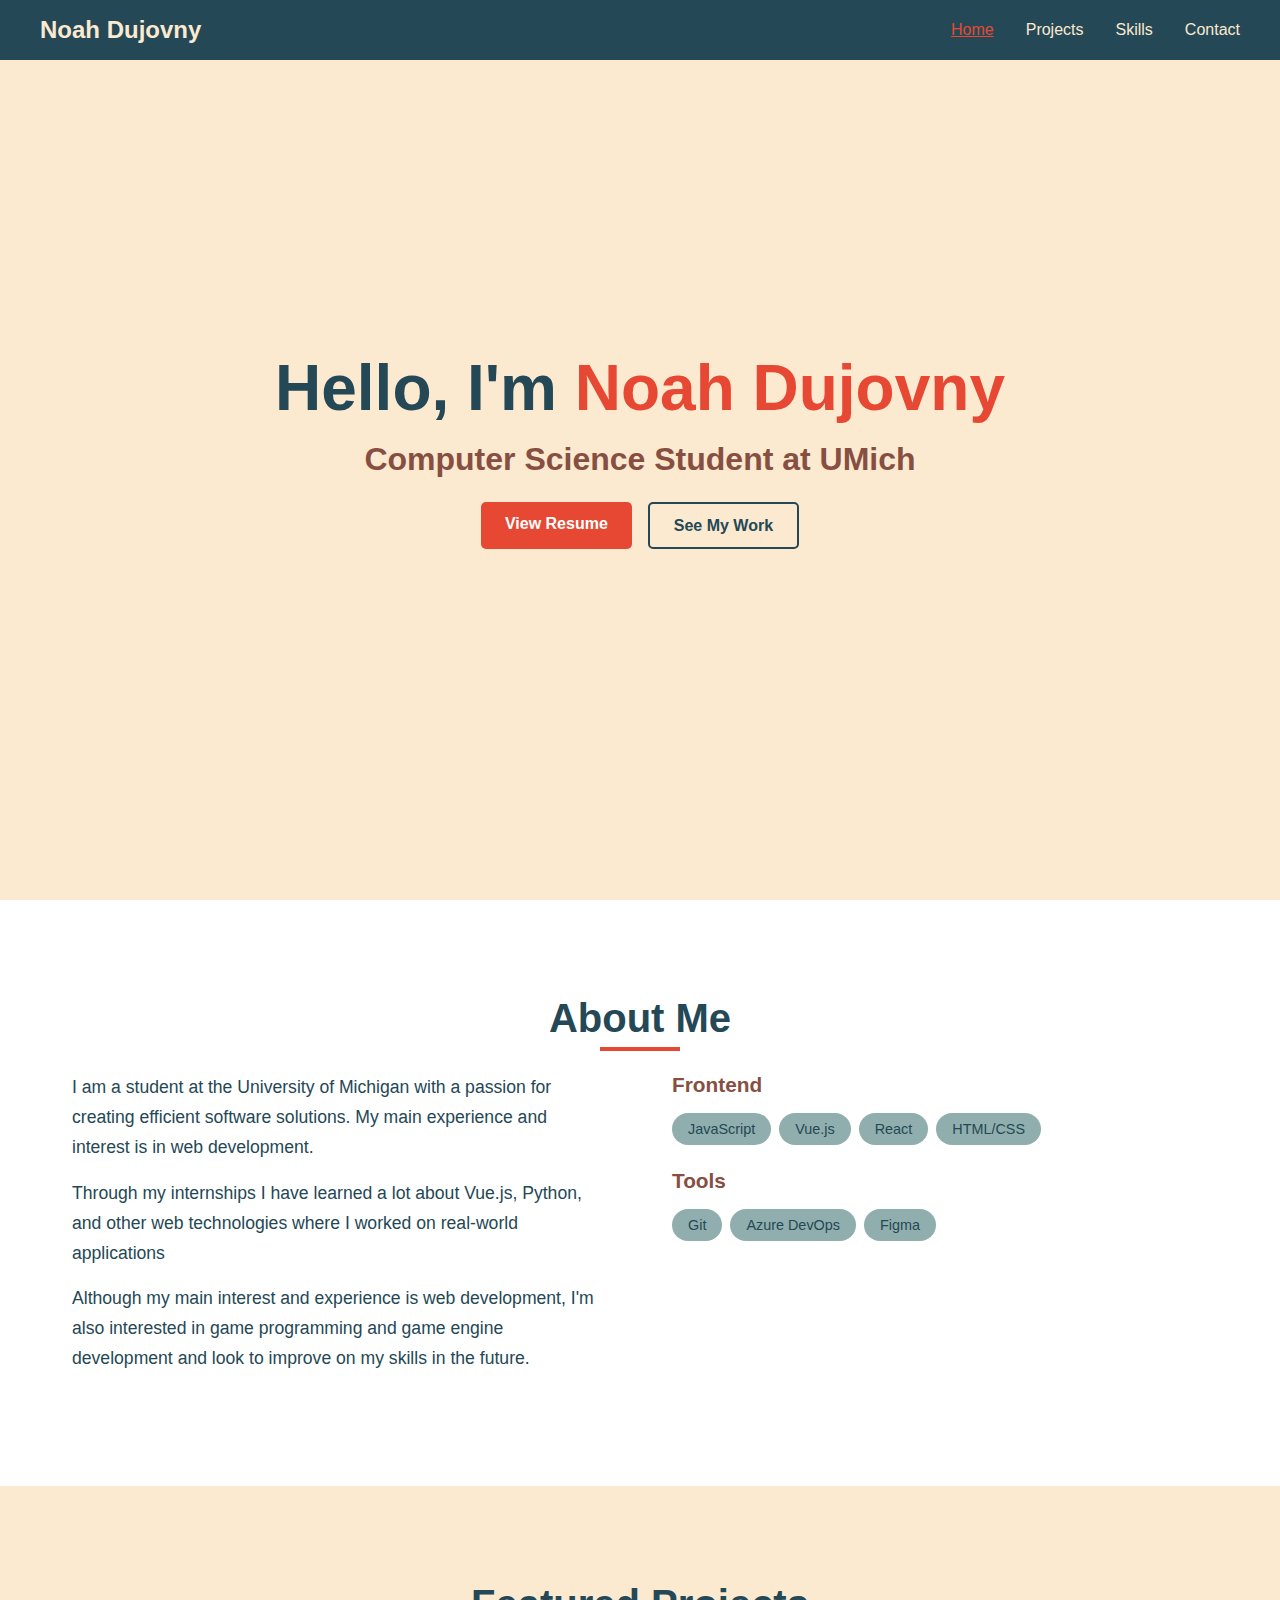
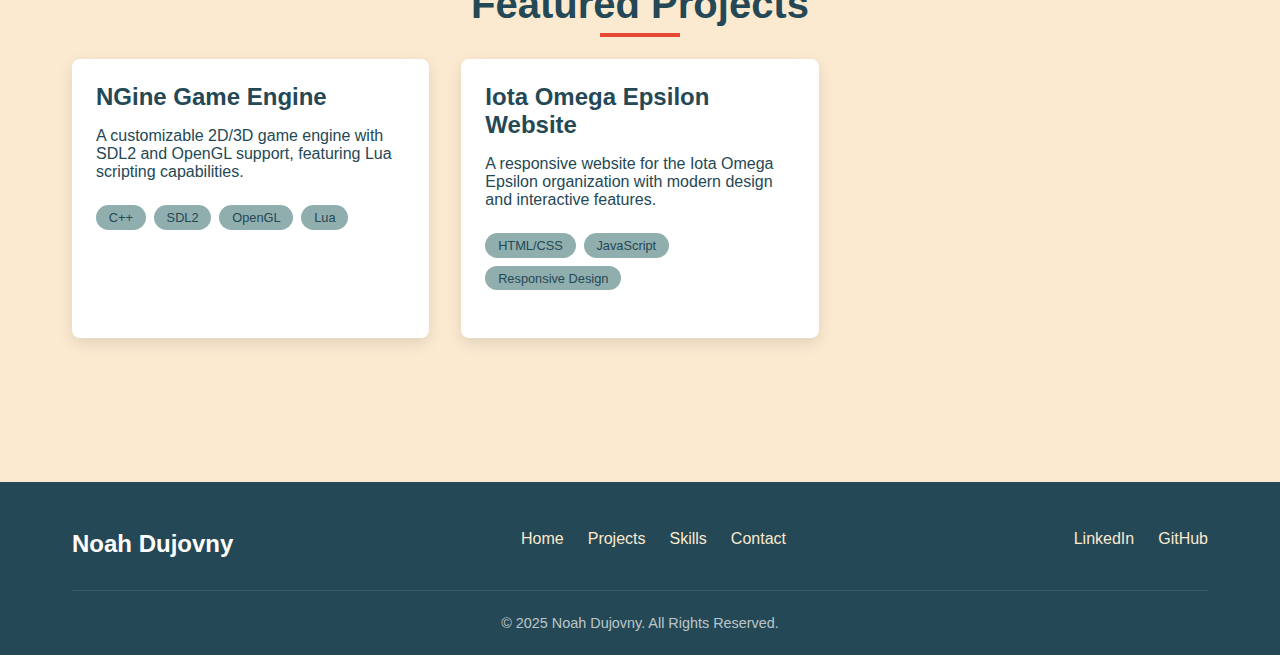
<file: index.html>
<!DOCTYPE html>
<html lang="en">
<head>
  <meta charset="UTF-8">
  <title>Noah Dujovny</title>
  <link rel="icon" href="public/favicon.ico" type="image/x-icon">
  <link rel="shortcut icon" href="public/favicon.ico" type="image/x-icon">
  <link rel="stylesheet" href="main.css">
</head>
<body>
  <!-- Navbar -->
  <nav class="navbar">
    <div class="navbar-container">
      <div class="logo">Noah Dujovny</div>
      <ul class="nav-menu">
        <li class="nav-item"><a href="/" class="nav-link-active">Home</a></li>
        <li class="nav-item"><a href="#" class="nav-link">Projects</a></li>
        <li class="nav-item"><a href="pages/skills.html" class="nav-link">Skills</a></li>
        <li class="nav-item"><a href="#" class="nav-link">Contact</a></li>
      </ul>
      <div class="hamburger">
        <span class="bar"></span>
        <span class="bar"></span>
        <span class="bar"></span>
      </div>
    </div>
  </nav>


  <!-- Hero Section -->
  <section class="hero">
    <div class="hero-content">
      <h1>Hello, I'm <span class="highlight">Noah Dujovny</span></h1>
      <h2>Computer Science Student at UMich</h2>
      <div class="hero-buttons">
        <a href="pages/skills.html" class="btn primary-btn">View Resume</a>
        <a href="#projects" class="btn secondary-btn">See My Work</a>
      </div>
    </div>
  </section>

  <!-- About Section -->
  <section class="about" id="about">
    <div class="container">
      <h2 class="section-title">About Me</h2>
      <div class="about-content">
        <div class="about-text">
          <p>I am a student at the University of Michigan with a passion for creating efficient software solutions. My main experience and interest is in web development.</p>
          <p>Through my internships I have learned a lot about Vue.js, Python, and other web technologies where I worked on real-world applications</p>
          <p>Although my main interest and experience is web development, I'm also interested in game programming and game engine development and look to improve on my skills in the future.</p>
        </div>
        <div class="skills-overview">
          <div class="skill-category">
            <h3>Frontend</h3>
            <div class="mini-skills">
              <span>JavaScript</span>
              <span>Vue.js</span>
              <span>React</span>
              <span>HTML/CSS</span>
            </div>
          </div>
          <div class="skill-category">
            <h3>Tools</h3>
            <div class="mini-skills">
              <span>Git</span>
              <span>Azure DevOps</span>
              <span>Figma</span>
            </div>
          </div>
        </div>
      </div>
    </div>
  </section>

  <!-- Featured Projects Section -->
  <section class="projects" id="projects">
    <div class="container">
      <h2 class="section-title">Featured Projects</h2>
      <div class="projects-grid">
        <!-- Project 1 -->
        <div class="project-card">
          <div class="project-content">
            <h3>NGine Game Engine</h3>
            <p>A customizable 2D/3D game engine with SDL2 and OpenGL support, featuring Lua scripting capabilities.</p>
            <div class="project-tech">
              <span>C++</span>
              <span>SDL2</span>
              <span>OpenGL</span>
              <span>Lua</span>
            </div>
          </div>
        </div>
        
        <!-- Project 2 -->
        <div class="project-card">
          <div class="project-content">
            <h3>Iota Omega Epsilon Website</h3>
            <p>A responsive website for the Iota Omega Epsilon organization with modern design and interactive features.</p>
            <div class="project-tech">
              <span>HTML/CSS</span>
              <span>JavaScript</span>
              <span>Responsive Design</span>
            </div>
          </div>
        </div>
      </div>
    </div>
  </section>

  <!-- Footer -->
  <footer>
    <div class="container">
      <div class="footer-content">
        <div class="footer-logo">Noah Dujovny</div>
        <div class="footer-links">
          <a href="/">Home</a>
          <a href="#">Projects</a>
          <a href="pages/skills.html">Skills</a>
          <a href="#">Contact</a>
        </div>
        <div class="social-links">
          <a href="https://www.linkedin.com/in/noah-dujovny/" target="_blank">LinkedIn</a>
          <a href="https://github.com/nononoah8" target="_blank">GitHub</a>
        </div>
      </div>
      <div class="footer-bottom">
        <p>&copy; 2025 Noah Dujovny. All Rights Reserved.</p>
      </div>
    </div>
  </footer>

  <script src="script.js" defer></script>
</body>
</html>
</file>
<file: main.css>
/* Color palette */
:root {
  --dark-teal: #244855;
  --bright-orange: #E64833;
  --brown: #874F41;
  --sage: #90AEAD;
  --cream: #FBE9D0;
}

* {
  margin: 0;
  padding: 0;
  box-sizing: border-box;
}

body {
  font-family: 'Segoe UI', Tahoma, Geneva, Verdana, sans-serif;
  background-color: var(--cream);
  color: var(--dark-teal);
  overflow-x: hidden;
}

/* Navbar styles */
.navbar {
  background-color: var(--dark-teal);
  padding: 1rem 2rem;
  position: fixed;
  width: 100%;
  top: 0;
  z-index: 1000;
}

.navbar-container {
  display: flex;
  justify-content: space-between;
  align-items: center;
  max-width: 1200px;
  margin: 0 auto;
}

.logo {
  font-size: 1.5rem;
  font-weight: bold;
  color: var(--cream);
}

.nav-menu {
  display: flex;
  list-style: none;
  gap: 2rem;
}

.nav-item {
  list-style: none;
}

.nav-link {
  text-decoration: none;
  color: var(--cream);
  font-weight: 500;
  transition: color 0.3s ease;
}

.nav-link-active { 
  color: var(--bright-orange);
}

.nav-link:hover {
  color: var(--bright-orange);
}

.hamburger {
  display: none;
  cursor: pointer;
}

.bar {
  display: block;
  width: 25px;
  height: 3px;
  margin: 5px auto;
  background-color: var(--cream);
  transition: all 0.3s ease;
}

/* Media queries for responsive design */
@media only screen and (max-width: 768px) {
  .hamburger {
    display: block;
  }
  
  .hamburger.active .bar:nth-child(1) {
    transform: translateY(8px) rotate(45deg);
  }
  
  .hamburger.active .bar:nth-child(2) {
    opacity: 0;
  }
  
  .hamburger.active .bar:nth-child(3) {
    transform: translateY(-8px) rotate(-45deg);
  }
  
  .nav-menu {
    position: fixed;
    left: -100%;
    top: 70px;
    gap: 0;
    flex-direction: column;
    background-color: var(--dark-teal);
    width: 100%;
    text-align: center;
    transition: 0.3s;
    padding: 1rem 0;
  }
  
  .nav-item {
    margin: 16px 0;
  }
  
  .nav-menu.active {
    left: 0;
  }
}


.resume-section {
  padding-top: 100px;
  margin: 0 auto;
  max-width: 1000px;
  padding-bottom: 50px;
}

.resume-container {
  background-color: var(--cream);
  border-radius: 8px;
  box-shadow: 0 4px 12px rgba(0, 0, 0, 0.1);
  overflow: hidden;
}

.resume-header {
  background-color: var(--dark-teal);
  color: var(--cream);
  padding: 30px;
  text-align: center;
}

.resume-header h1 {
  color: var(--cream);
  margin-bottom: 10px;
}

.resume-header p {
  font-size: 1.2rem;
  opacity: 0.9;
}

.contact-info {
  margin-top: 20px;
  display: flex;
  flex-wrap: wrap;
  justify-content: center;
  gap: 20px;
}

.contact-info p {
  margin: 0;
}

.contact-label {
  font-weight: bold;
  color: var(--bright-orange);
}

.contact-info a {
  color: var(--cream);
  text-decoration: underline;
}

.contact-info a:hover {
  color: var(--bright-orange);
}

/* Responsive adjustments for mobile */
@media (max-width: 768px) {
  .contact-info {
    flex-direction: column;
    gap: 10px;
  }
}

.resume-content {
  padding: 30px;
}

.resume-section-title {
  color: var(--brown);
  border-bottom: 3px solid var(--bright-orange);
  padding-bottom: 10px;
  margin: 30px 0 20px;
}

.resume-item {
  margin-bottom: 25px;
}

.resume-item-header {
  display: flex;
  justify-content: space-between;
  align-items: flex-start;
  margin-bottom: 10px;
}

.resume-item-title {
  color: var(--dark-teal);
  font-weight: bold;
  font-size: 1.1rem;
}

.resume-item-subtitle {
  color: var(--brown);
  font-style: italic;
}

.resume-item-date {
  color: var(--bright-orange);
  font-weight: 500;
}

.resume-item-content {
  color: var(--dark-teal);
}

.resume-item-content p {
  margin-bottom: 12px;
}

.skills-grid {
  display: flex;
  flex-wrap: wrap;
  gap: 10px;
  margin-top: 10px;
}

.skill-tag {
  background-color: var(--sage);
  color: var(--dark-teal);
  padding: 8px 15px;
  border-radius: 20px;
  font-size: 0.9rem;
  font-weight: 500;
  display: inline-block;
}

.download-btn {
  display: inline-block;
  background-color: var(--bright-orange);
  color: white;
  padding: 12px 25px;
  border-radius: 5px;
  text-decoration: none;
  margin-top: 20px;
  transition: background-color 0.3s;
}

.download-btn:hover {
  background-color: #d13e2a;
}

@media (max-width: 768px) {
  .resume-item-header {
    flex-direction: column;
  }
  
  .resume-item-date {
    margin-top: 5px;
  }
}


/* General Layout */
.container {
  max-width: 1200px;
  margin: 0 auto;
  padding: 0 2rem;
}

.section-title {
  color: var(--dark-teal);
  font-size: 2.5rem;
  margin-bottom: 2rem;
  text-align: center;
  position: relative;
}

.section-title:after {
  content: '';
  position: absolute;
  bottom: -10px;
  left: 50%;
  transform: translateX(-50%);
  width: 80px;
  height: 4px;
  background-color: var(--bright-orange);
}

.btn {
  display: inline-block;
  padding: 0.8rem 1.5rem;
  border-radius: 5px;
  font-weight: 600;
  text-decoration: none;
  cursor: pointer;
  transition: all 0.3s ease;
}

.primary-btn {
  background-color: var(--bright-orange);
  color: white;
}

.primary-btn:hover {
  background-color: #d13e2a;
}

.secondary-btn {
  background-color: transparent;
  color: var(--dark-teal);
  border: 2px solid var(--dark-teal);
}

.secondary-btn:hover {
  background-color: var(--dark-teal);
  color: white;
}

.highlight {
  color: var(--bright-orange);
}

/* Hero Section */
.hero {
  height: 100vh;
  display: flex;
  align-items: center;
  justify-content: center;
  background-color: var(--cream);
  position: relative;
  text-align: center;
  padding: 0 1rem;
}

.hero-content {
  max-width: 800px;
}

.hero h1 {
  font-size: 4rem;
  margin-bottom: 1rem;
  color: var(--dark-teal);
}

.hero h2 {
  font-size: 2rem;
  margin-bottom: 1.5rem;
  color: var(--brown);
}

.hero p {
  font-size: 1.2rem;
  margin-bottom: 2rem;
  color: var(--dark-teal);
}

.hero-buttons {
  display: flex;
  gap: 1rem;
  justify-content: center;
}

/* About Section */
.about {
  padding: 6rem 0;
  background-color: white;
}

.about-content {
  display: flex;
  gap: 4rem;
  align-items: flex-start;
}

.about-text {
  flex: 1;
}

.about-text p {
  margin-bottom: 1rem;
  font-size: 1.1rem;
  line-height: 1.7;
}

.skills-overview {
  flex: 1;
  display: flex;
  flex-direction: column;
  gap: 1.5rem;
}

.skill-category h3 {
  color: var(--brown);
  margin-bottom: 1rem;
  font-size: 1.3rem;
}

.mini-skills {
  display: flex;
  flex-wrap: wrap;
  gap: 0.5rem;
}

.mini-skills span {
  background-color: var(--sage);
  color: var(--dark-teal);
  padding: 0.5rem 1rem;
  border-radius: 20px;
  font-size: 0.9rem;
  font-weight: 500;
}

/* Projects Section */
.projects {
  padding: 6rem 0;
  background-color: var(--cream);
}

.projects-grid {
  display: grid;
  grid-template-columns: repeat(auto-fill, minmax(350px, 1fr));
  gap: 2rem;
  margin-bottom: 3rem;
}

.project-card {
  background-color: white;
  border-radius: 8px;
  overflow: hidden;
  box-shadow: 0 5px 15px rgba(0, 0, 0, 0.1);
  transition: transform 0.3s ease, box-shadow 0.3s ease;
}

.project-card:hover {
  transform: translateY(-10px);
  box-shadow: 0 15px 30px rgba(0, 0, 0, 0.15);
}

.project-content {
  padding: 1.5rem;
}

.project-content h3 {
  color: var(--dark-teal);
  margin-bottom: 1rem;
  font-size: 1.5rem;
}

.project-content p {
  margin-bottom: 1.5rem;
  color: var(--dark-teal);
}

.project-tech {
  display: flex;
  flex-wrap: wrap;
  gap: 0.5rem;
  margin-bottom: 1.5rem;
}

.project-tech span {
  background-color: var(--sage);
  color: var(--dark-teal);
  padding: 0.3rem 0.8rem;
  border-radius: 20px;
  font-size: 0.8rem;
}

/* Footer */
footer {
  background-color: var(--dark-teal);
  color: white;
  padding: 3rem 0 1.5rem;
}

.footer-content {
  display: flex;
  justify-content: space-between;
  flex-wrap: wrap;
  gap: 2rem;
  margin-bottom: 2rem;
}

.footer-logo {
  font-size: 1.5rem;
  font-weight: bold;
}

.footer-links, .social-links {
  display: flex;
  gap: 1.5rem;
}

.footer-links a, .social-links a {
  color: var(--cream);
  text-decoration: none;
  transition: color 0.3s ease;
}

.footer-links a:hover, .social-links a:hover {
  color: var(--bright-orange);
}

.footer-bottom {
  border-top: 1px solid rgba(255, 255, 255, 0.1);
  padding-top: 1.5rem;
  text-align: center;
  font-size: 0.9rem;
  color: rgba(255, 255, 255, 0.7);
}

/* Responsive Styles */
@media (max-width: 992px) {
  .hero h1 {
    font-size: 3rem;
  }
  
  .hero h2 {
    font-size: 1.5rem;
  }
  
  .about-content {
    flex-direction: column;
    gap: 2rem;
  }
}

@media (max-width: 768px) {
  .hero h1 {
    font-size: 2.5rem;
  }
  
  .hero-buttons {
    flex-direction: column;
    gap: 1rem;
  }
  
  .projects-grid {
    grid-template-columns: 1fr;
  }
  
  .footer-content {
    flex-direction: column;
    align-items: center;
    text-align: center;
    gap: 1.5rem;
  }
}
</file>
